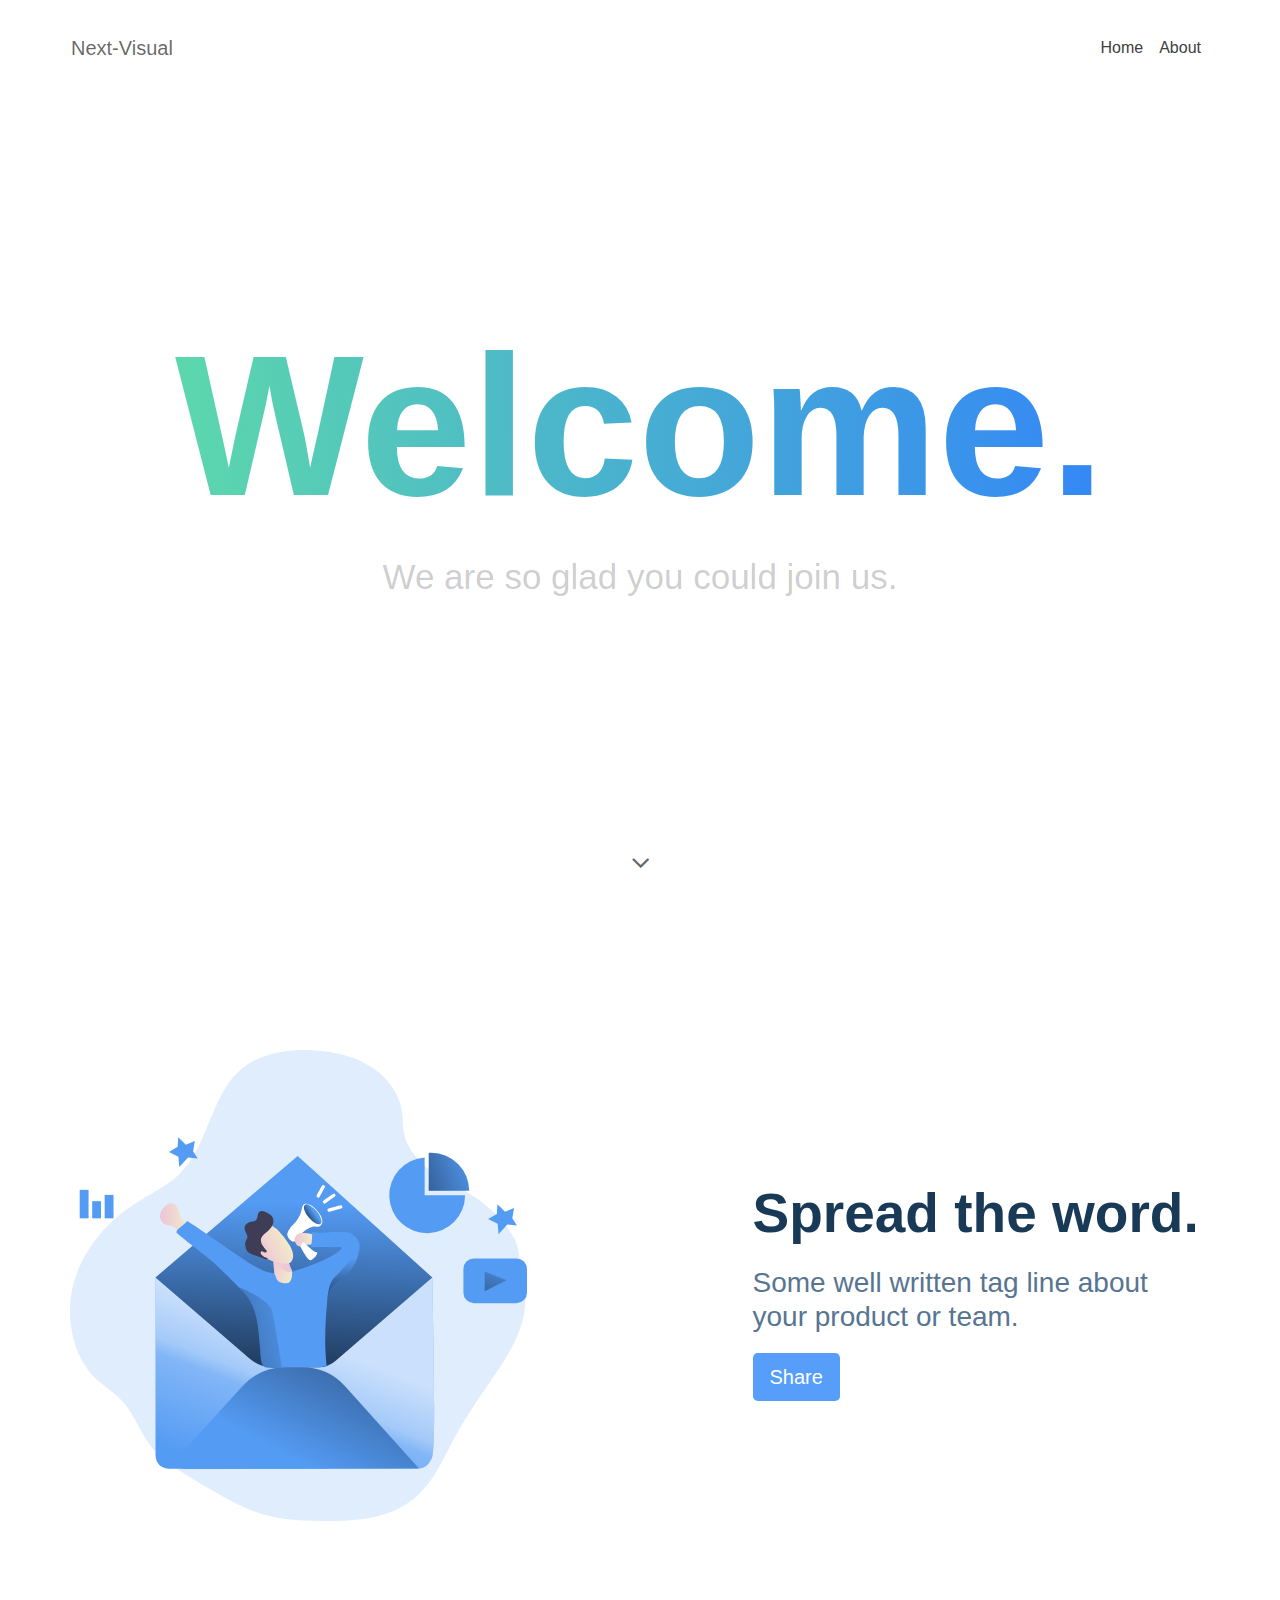
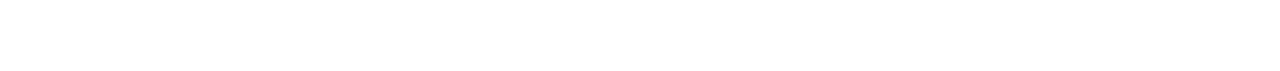
<file: index.html>
<!doctype html>
<html>
<head>
    <meta charset="utf-8">
    <meta name="keywords" content="">
    <meta name="description" content="">
    <meta name="viewport" content="width=device-width, initial-scale=1.0, viewport-fit=cover">
    <link rel="shortcut icon" type="image/png" href="favicon.png">
    
	<link rel="stylesheet" type="text/css" href="./css/bootstrap.min.css?2461">
	<link rel="stylesheet" type="text/css" href="style.css?4778">
	<link rel="stylesheet" type="text/css" href="./css/animate.min.css?25">
	<link rel="stylesheet" type="text/css" href="./css/font-awesome.min.css">
	
    <title>Home</title>


    
<!-- Analytics -->
 
<!-- Analytics END -->
    
</head>
<body>
<!-- Main container -->
<div class="page-container">
    
<!-- bloc-0 -->
<div class="bloc bloc-fill-screen l-bloc " id="bloc-0">
	<div class="container fill-bloc-top-edge">
		<div class="row">
			<div class="col-12">
				<nav class="navbar navbar-light row navbar-expand-md" role="navigation">
					<a class="navbar-brand" href="index.html">Next-Visual</a>
					<button id="nav-toggle" type="button" class="ui-navbar-toggler navbar-toggler border-0 p-0 mr-md-0 ml-auto" data-toggle="collapse" data-target=".navbar-24194" aria-expanded="false" aria-label="Toggle navigation">
						<span class="navbar-toggler-icon"></span>
					</button>
					<div class="collapse navbar-collapse navbar-120 navbar-29706 navbar-45188 navbar-18426 navbar-42371 navbar-24194">
						<ul class="site-navigation nav navbar-nav ml-auto">
							<li class="nav-item">
								<a href="index.html" class="nav-link">Home</a>
							</li>
							<li class="nav-item">
								<a href="about.html" class="a-btn nav-link">About</a>
							</li>
						</ul>
					</div>
				</nav>
			</div>
		</div>
	</div>
	<div class="container">
		<div class="row">
			<div class="col">
				<h1 class="text-center mg-clear hero-header-text text-blue-gradient animated fadeInDown scroll-fx-down-out-fade" data-appear-anim-style="fadeInDown">
					Welcome.<br>
				</h1>
				<h3 class="mg-md float-none text-center hero-subheader tc-black animated scroll-fx-up-out-fade fadeInDown" data-appear-anim-style="fadeInDown">
					We are so glad you could join us.
				</h3>
			</div>
		</div>
	</div>
	<div class="container fill-bloc-bottom-edge">
		<div class="row">
			<div class="col-12">
				<div class="text-center">
					<a href="#" data-scroll-speed="1000" onclick="scrollToTarget('0',this)"><span class="fa fa-angle-down icon-md animated bounce animDelay08"></span></a>
				</div>
			</div>
		</div>
	</div>
</div>
<!-- bloc-0 END -->

<!-- bloc-1 -->
<div class="bloc bg-br-edge l-bloc" id="bloc-1">
	<div class="container bloc-xl">
		<div class="row">
			<div class="col-lg-5 col-sm-8 offset-sm-2 offset-md-0 col-md-5 offset-lg-0">
				<img src="img/lazyload-ph.png" data-src="img/marketing.svg" class="img-fluid mx-auto d-block lazyload" alt="marketing" />
			</div>
			<div class="align-self-center col-md-7 col-lg-5 offset-lg-2">
				<h1 class="mg-md text-md-left btn-resize-mode tc-prussian-blue text-center illustration-section-title">
					<strong>Spread the word.</strong>
				</h1>
				<h3 class="mg-md float-none text-center text-md-left tc-ucla-blue">
					Some well written tag line about your product or team.
				</h3>
				<div class="text-center text-lg-left text-md-left d-block">
					<a href="share.html" class="btn btn-lg btn-cornflower-blue">Share</a>
				</div>
			</div>
		</div>
	</div>
</div>
<!-- bloc-1 END -->

<!-- ScrollToTop Button -->
<a class="bloc-button btn btn-d scrollToTop" onclick="scrollToTarget('1',this)"><span class="fa fa-chevron-up"></span></a>
<!-- ScrollToTop Button END-->


</div>
<!-- Main container END -->
    

<script src="./js/jquery-3.3.1.min.js?596"></script>
<script src="./js/bootstrap.bundle.min.js?1130"></script>
<script src="./js/blocs.min.js?6253"></script>
<script src="./js/lazysizes.min.js" defer></script>
<script src="./js/scrollFX.js?1531"></script>
<!-- Additional JS END -->



<!-- Preloader -->
<div id="page-loading-blocs-notifaction" class="page-preloader"></div>
<!-- Preloader END -->

</body>
</html>
</file>
<file: style.css>
/*-----------------------------------------------------------------------------------
	    Next-Visual
        Built with Blocs
-----------------------------------------------------------------------------------*/
 
body{
	margin:0;
	padding:0;
    background:#FFFFFF;
    overflow-x:hidden;
    -webkit-font-smoothing: antialiased;
    -moz-osx-font-smoothing: grayscale;
}
.page-container{overflow-x:hidden;} /* Prevents unwanted scroll space when scroll FX used. */
a,button{transition: background .3s ease-in-out;outline: none!important;} /* Prevent ugly blue glow on chrome and safari */
a:hover{text-decoration: none; cursor:pointer;}


/* Preloader */

.page-preloader{position: fixed;top: 0;bottom: 0;width: 100%;z-index:100000;background:#FFFFFF url("img/pageload-spinner.gif") no-repeat center center;}

/* = Blocs
-------------------------------------------------------------- */

.bloc{
	width:100%;
	clear:both;
	background: 50% 50% no-repeat;
	padding:0 50px;
	-webkit-background-size: cover;
	-moz-background-size: cover;
	-o-background-size: cover;
	background-size: cover;
	position:relative;
	display:flex;
}
.bloc .container{
	padding-left:0;
	padding-right:0;
}


/* Sizes */

.bloc-xl{
	padding:150px 50px;
}
.bloc-lg{
	padding:100px 50px;
}
.bloc-sm{
	padding:20px 50px;
}

/* = Full Screen Blocs 
-------------------------------------------------------------- */

.bloc-fill-screen{
	min-height:100vh;
	display: flex;
	flex-direction: column;
	padding-top:20px;
	padding-bottom:20px;
}
.bloc-fill-screen > .container{
	align-self: flex-middle;
	flex-grow: 1;
	display: flex;
}
.bloc-fill-screen > .container > .row{
	flex-grow: 1;
	align-self: center;
	width:100%;
}
.bloc-fill-screen .fill-bloc-top-edge, .bloc-fill-screen .fill-bloc-bottom-edge{
	flex-grow: 0;
}
.bloc-fill-screen .fill-bloc-top-edge{
	align-self: flex-start;
}
.bloc-fill-screen .fill-bloc-bottom-edge{
	align-self: flex-end;
}


/* Background Styles */

.bg-center,.bg-l-edge,.bg-r-edge,.bg-t-edge,.bg-b-edge,.bg-tl-edge,.bg-bl-edge,.bg-tr-edge,.bg-br-edge,.bg-repeat{
	-webkit-background-size: auto!important;
	-moz-background-size: auto!important;
	-o-background-size: auto!important;
	background-size: auto!important;
}
.bg-br-edge{
	background: bottom right no-repeat;
}


/* Light theme */

.d-bloc .card,.l-bloc{
	color:rgba(0,0,0,.5);
}
.d-bloc .card button:hover,.l-bloc button:hover{
	color:rgba(0,0,0,.7);
}
.l-bloc .icon-round,.l-bloc .icon-square,.l-bloc .icon-rounded,.l-bloc .icon-semi-rounded-a,.l-bloc .icon-semi-rounded-b{
	border-color:rgba(0,0,0,.7);
}
.d-bloc .card .divider-h span,.l-bloc .divider-h span{
	border-color:rgba(0,0,0,.1);
}
.d-bloc .card .a-btn,.l-bloc .a-btn,.l-bloc .navbar a,.l-bloc a .icon-sm, .l-bloc a .icon-md, .l-bloc a .icon-lg, .l-bloc a .icon-xl, .l-bloc h1 a, .l-bloc h2 a, .l-bloc h3 a, .l-bloc h4 a, .l-bloc h5 a, .l-bloc h6 a, .l-bloc p a{
	color:rgba(0,0,0,.6);
}
.d-bloc .card .a-btn:hover,.l-bloc .a-btn:hover,.l-bloc .navbar a:hover, .l-bloc a:hover .icon-sm, .l-bloc a:hover .icon-md, .l-bloc a:hover .icon-lg, .l-bloc a:hover .icon-xl, .l-bloc h1 a:hover, .l-bloc h2 a:hover, .l-bloc h3 a:hover, .l-bloc h4 a:hover, .l-bloc h5 a:hover, .l-bloc h6 a:hover, .l-bloc p a:hover{
	color:rgba(0,0,0,1);
}
.l-bloc .navbar-toggle .icon-bar{
	color:rgba(0,0,0,.6);
}
.d-bloc .card .btn-wire,.d-bloc .card .btn-wire:hover,.l-bloc .btn-wire,.l-bloc .btn-wire:hover{
	color:rgba(0,0,0,.7);
	border-color:rgba(0,0,0,.3);
}


/* = NavBar
-------------------------------------------------------------- */

.hero .hero-nav{
	padding-left:inherit;
	padding-right:inherit;
}
/* Handle Multi Level Navigation */.navbar-light .navbar-nav .nav-link {
	color: rgb(64, 64, 64);
}
.btco-menu li > a {
	padding: 10px 15px;
	color: #000;
}
.btco-menu .active a:focus,.btco-menu li a:focus ,.navbar > .show > a:focus{
	background: transparent;
	outline: 0;
}
.dropdown-menu .show > .dropdown-toggle::after{
	transform: rotate(-90deg);
}

/* = Bric adjustment margins
-------------------------------------------------------------- */

.mg-clear{
	margin:0;
}
.mg-md{
	margin-top:10px;
	margin-bottom:20px;
}

/* = Buttons
-------------------------------------------------------------- */

.btn-d,.btn-d:hover,.btn-d:focus{
	color:#FFF;
	background:rgba(0,0,0,.3);
}

/* Prevent ugly blue glow on chrome and safari */
button{
	outline: none!important;
}


/* = Icons
-------------------------------------------------------------- */
.icon-md{
	font-size:30px!important;
}
.icon-xl{
	font-size:100px!important;
}




.card-sq, .card-sq .card-header, .card-sq .card-footer{
	border-radius:0;
}
.card-rd{
	border-radius:30px;
}
.card-rd .card-header{
	border-radius:29px 29px 0 0;
}
.card-rd .card-footer{
	border-radius:0 0 29px 29px;
}





/* ScrollToTop button */

.scrollToTop{
	width:40px;
	height:40px;
	position:fixed;
	bottom:20px;
	right:20px;
	opacity: 0;
	z-index: 500;
	transition: all .3s ease-in-out;
}
.scrollToTop span{
	margin-top: 6px;
}
.showScrollTop{
	font-size: 14px;
	opacity: 1;
}

/* = Custom Styling
-------------------------------------------------------------- */

h1,h2,h3,h4,h5,h6,p,label,.btn,a{
	font-family:"Helvetica";
}
.container{
	max-width:1140px;
}
.hero-header-text{
	font-size:200px;
	font-weight:bold;
}
.hero-subheader{
	font-size:35px;
	font-weight:normal;
}
.green-bg-gradient{
	background:linear-gradient(68deg, #61E1A3, #49AFFF);
}
.text-trans-gradient{
	background-clip:text!important;
	-webkit-background-clip:text!important;
	background:linear-gradient(0deg, rgba(255,255,255,0.0), #FFFFFF);
	color:transparent!important;
}
.text-blue-gradient{
	background-clip:text!important;
	-webkit-background-clip:text!important;
	background:linear-gradient(88deg, #61E1A3, #2F7DFF);
	color:transparent!important;
}
.illustration-section-title{
	font-size:55px;
}

/* = Colour
-------------------------------------------------------------- */


/* Text colour styles */

.tc-black{
	color:rgba(0,0,0,0.2)!important;
}
.tc-prussian-blue{
	color:#183A56!important;
}
.tc-ucla-blue{
	color:#577592!important;
}

/* Button colour styles */

.btn-cornflower-blue{
	background:#569EF9;
	color:#FFFFFF!important;
}
.btn-cornflower-blue:hover{
	background:#457ec7!important;
	color:#FFFFFF!important;
}




/* = Mobile adjustments 
-------------------------------------------------------------- */
@media (max-width: 1024px)
{
    .bloc{
        padding-left: 20px; 
        padding-right: 20px;  
    }
    .bloc.full-width-bloc, .bloc-tile-2.full-width-bloc .container, .bloc-tile-3.full-width-bloc .container, .bloc-tile-4.full-width-bloc .container{
        padding-left: 0; 
        padding-right: 0;  
    }
}
@media (max-width: 991px)
{
    .container{width:100%;}
    .page-container, #hero-bloc{overflow-x: hidden;position: relative;} /* Prevent unwanted side scroll on mobile */
    .bloc{padding-left: constant(safe-area-inset-left);padding-right: constant(safe-area-inset-right);} /* iPhone X Notch Support*/
    .bloc-group, .bloc-group .bloc{display:block;width:100%;}
}
@media (max-width: 767px)
{
    .page-container{
        overflow-x: hidden;
        position:relative;
    }
    .bloc-tile-2 .container, .bloc-tile-3 .container, .bloc-tile-4 .container{
        padding-left:0;padding-right:0;
    }
    .a-block{
        padding:0 10px;
    }
    .btn-dwn{
       display:none; 
    }
    .voffset{
        margin-top:5px;
    }
    .voffset-md{
        margin-top:20px;
    }
    .voffset-lg{
        margin-top:30px;
    }
    form{
        padding:5px;
    }
    .close-lightbox{
        display:inline-block;
    }
    .blocsapp-device-iphone5{
	   background-size: 216px 425px;
	   padding-top:60px;
	   width:216px;
	   height:425px;
    }
    .blocsapp-device-iphone5 img{
	   width: 180px;
	   height: 320px;
    }
}

@media (max-width: 991px){
	.hero-header-text{
		font-size:140px;
	}
	.hero-subheader{
		font-size:30px;
	}
	
}

@media (max-width: 767px){
	.hero-header-text{
		font-size:100px;
	}
	.hero-subheader{
		font-size:22px;
	}
	
}

@media (max-width: 575px){
	.hero-header-text{
		font-size:50px;
	}
	
}
</file>
